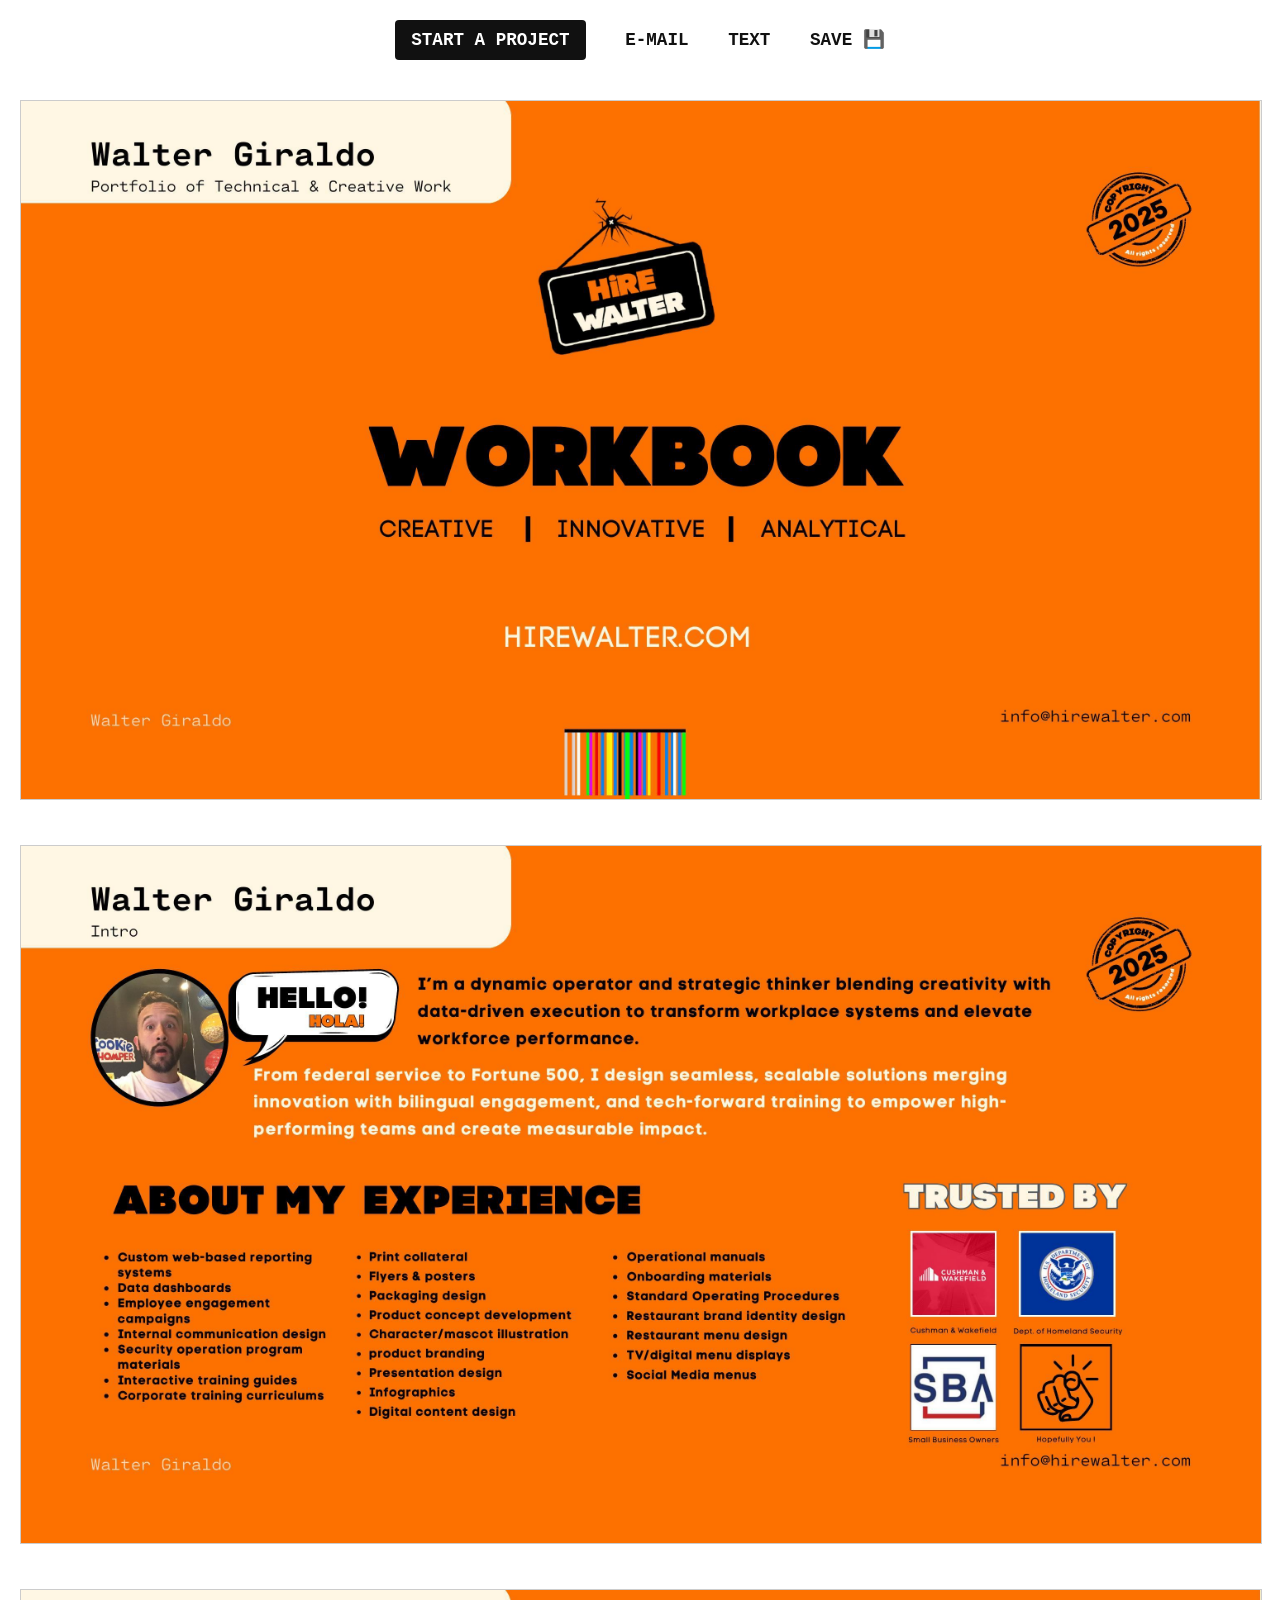
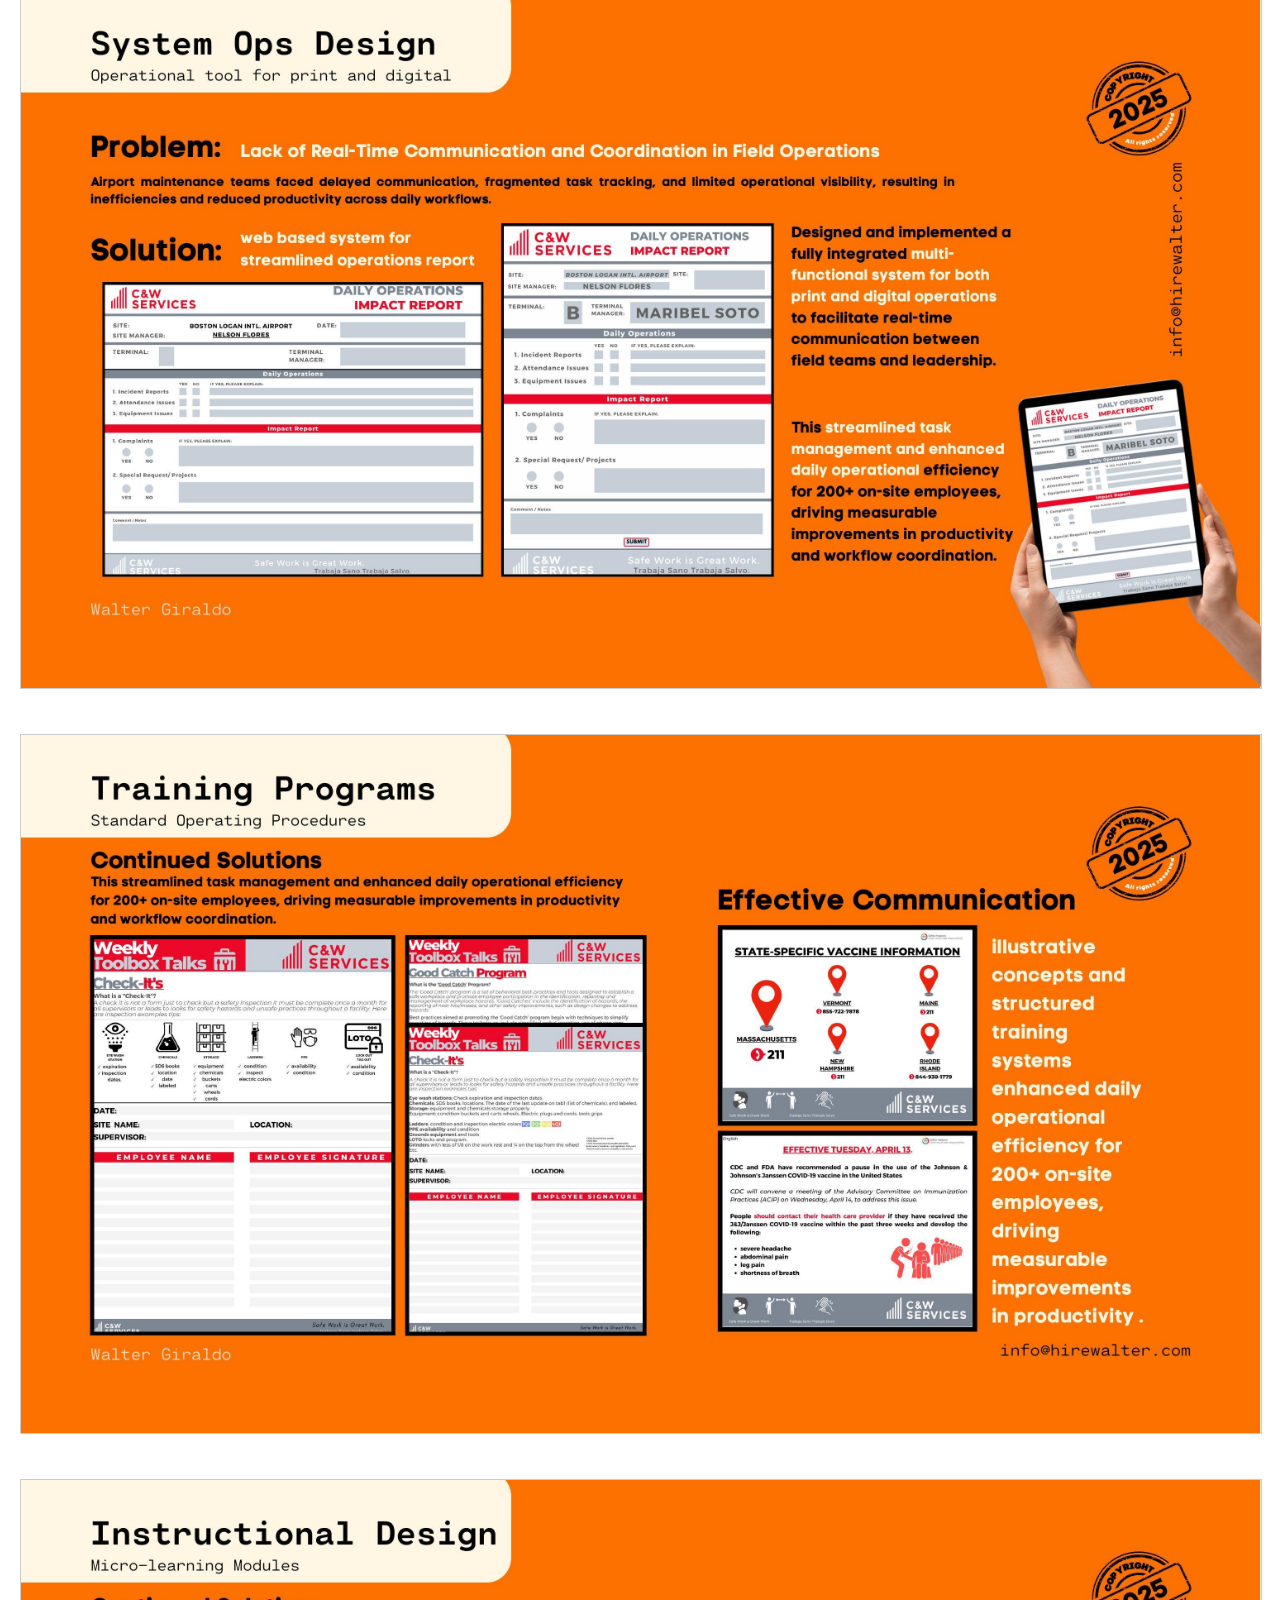
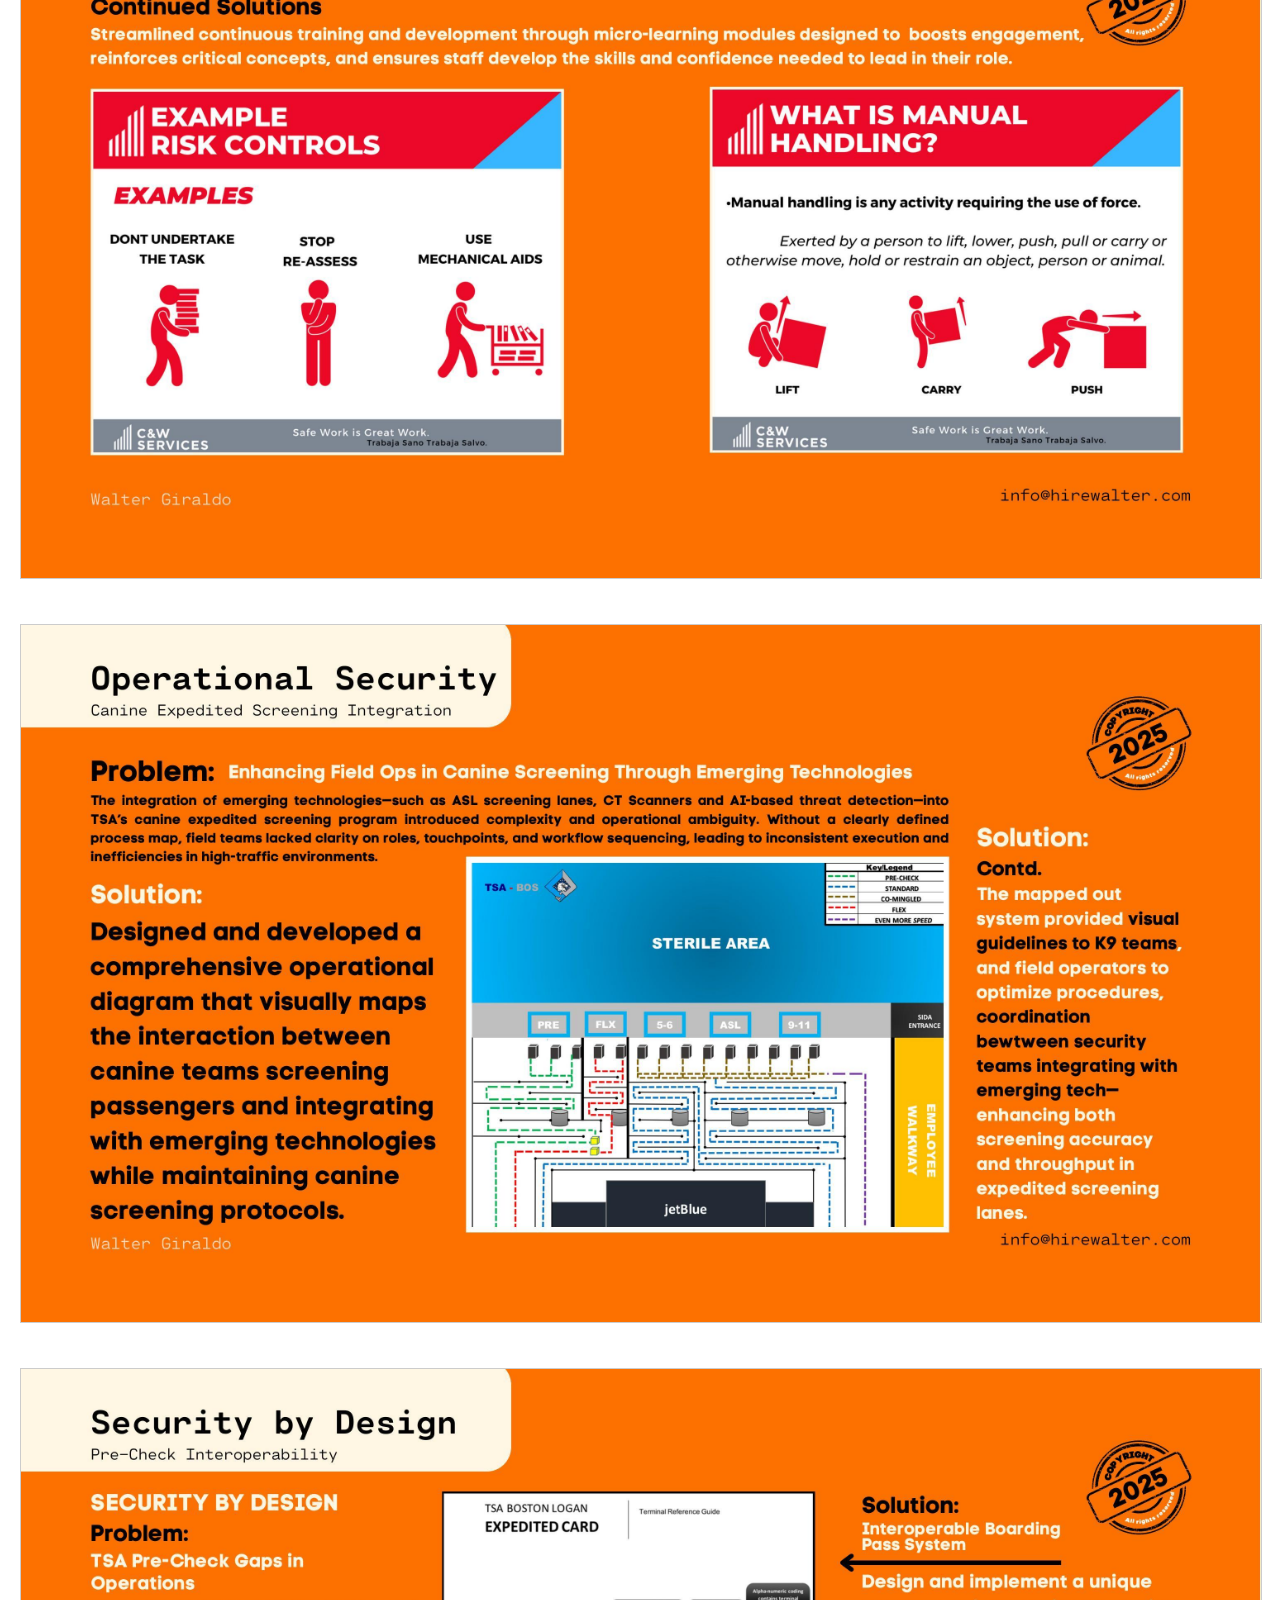
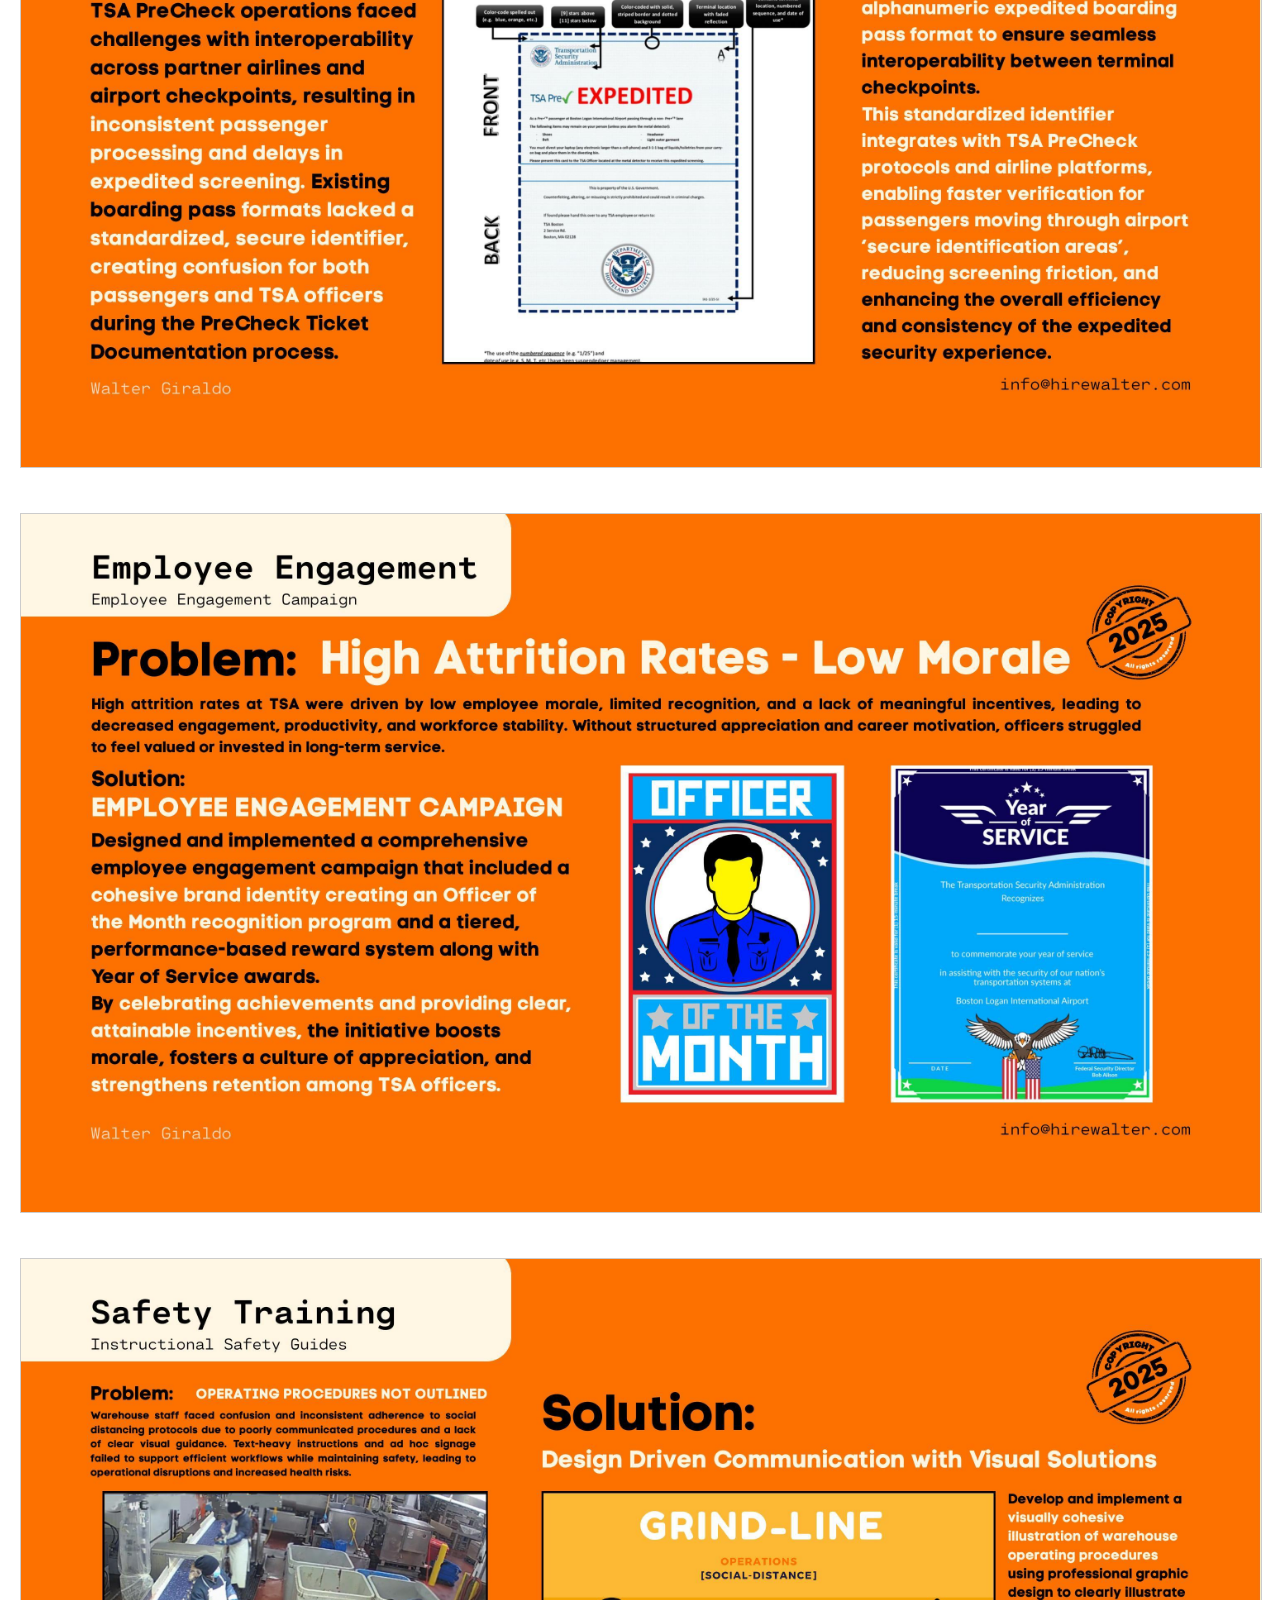
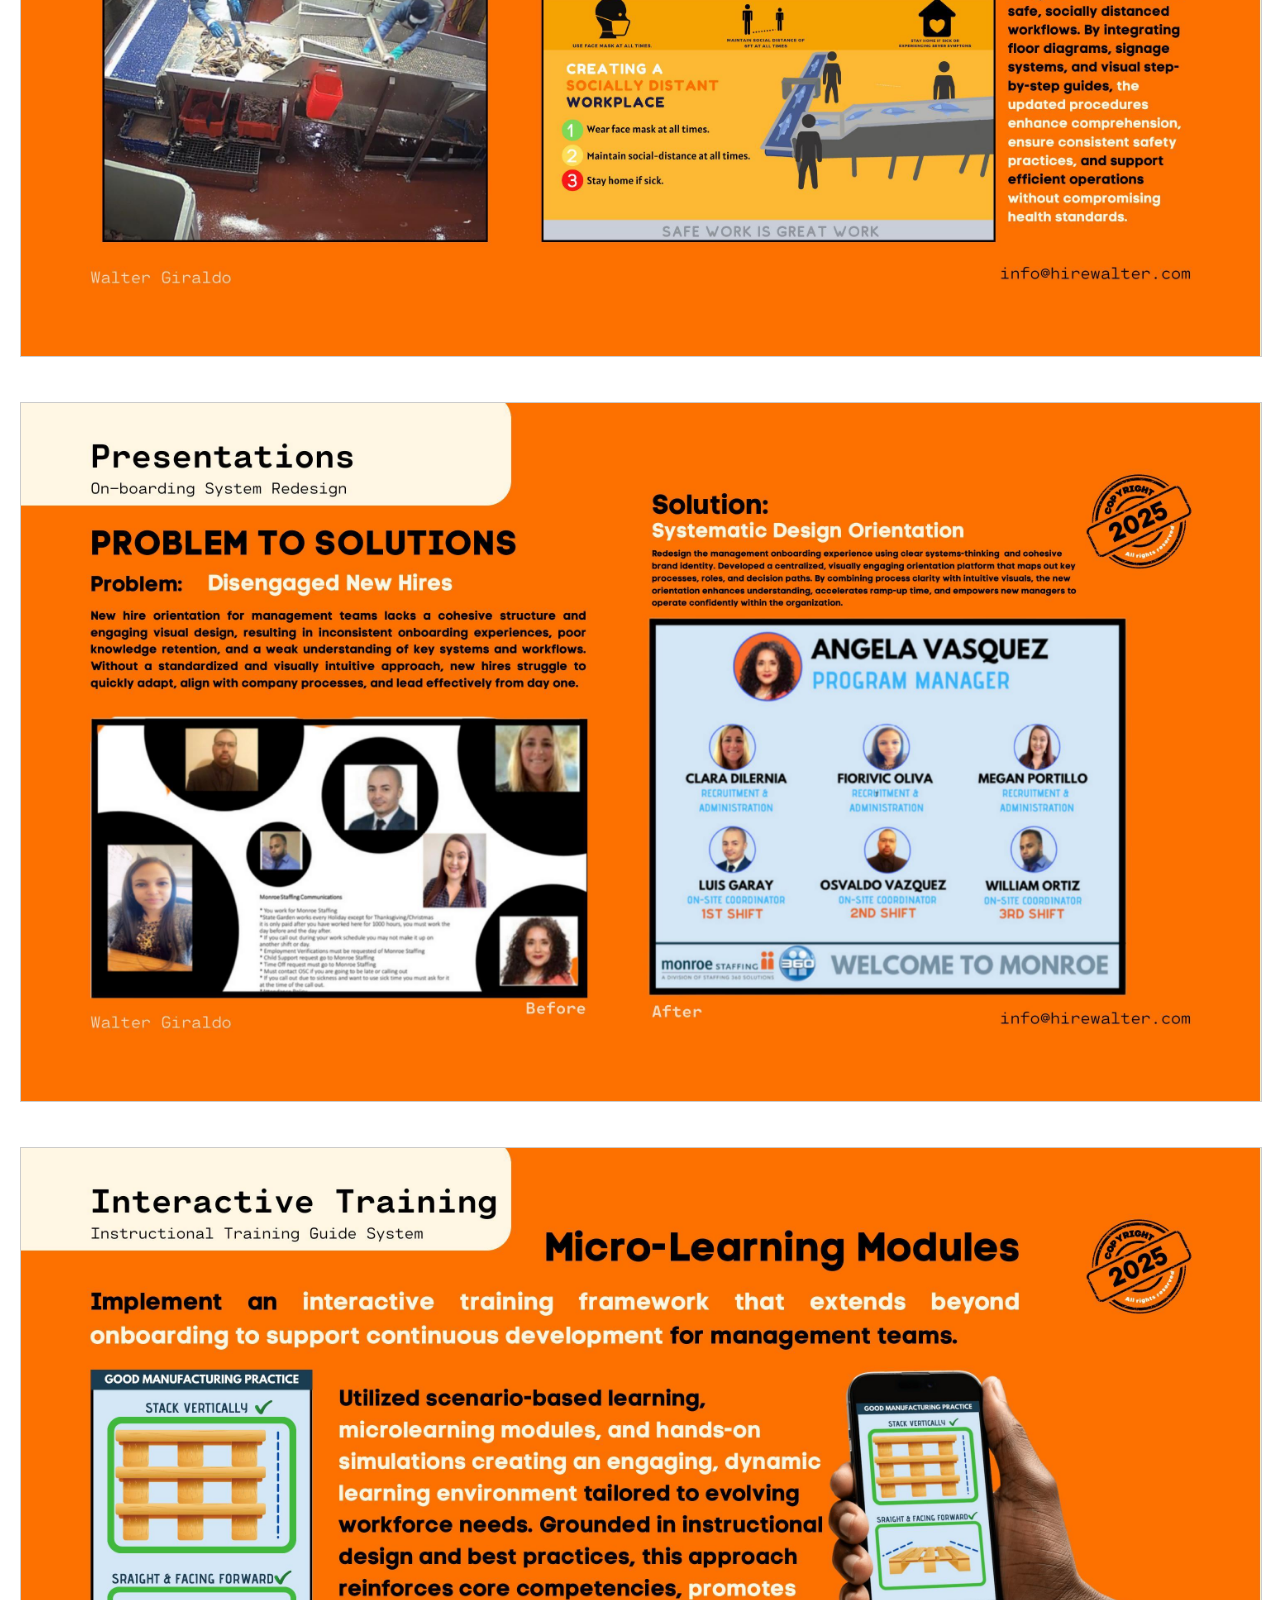
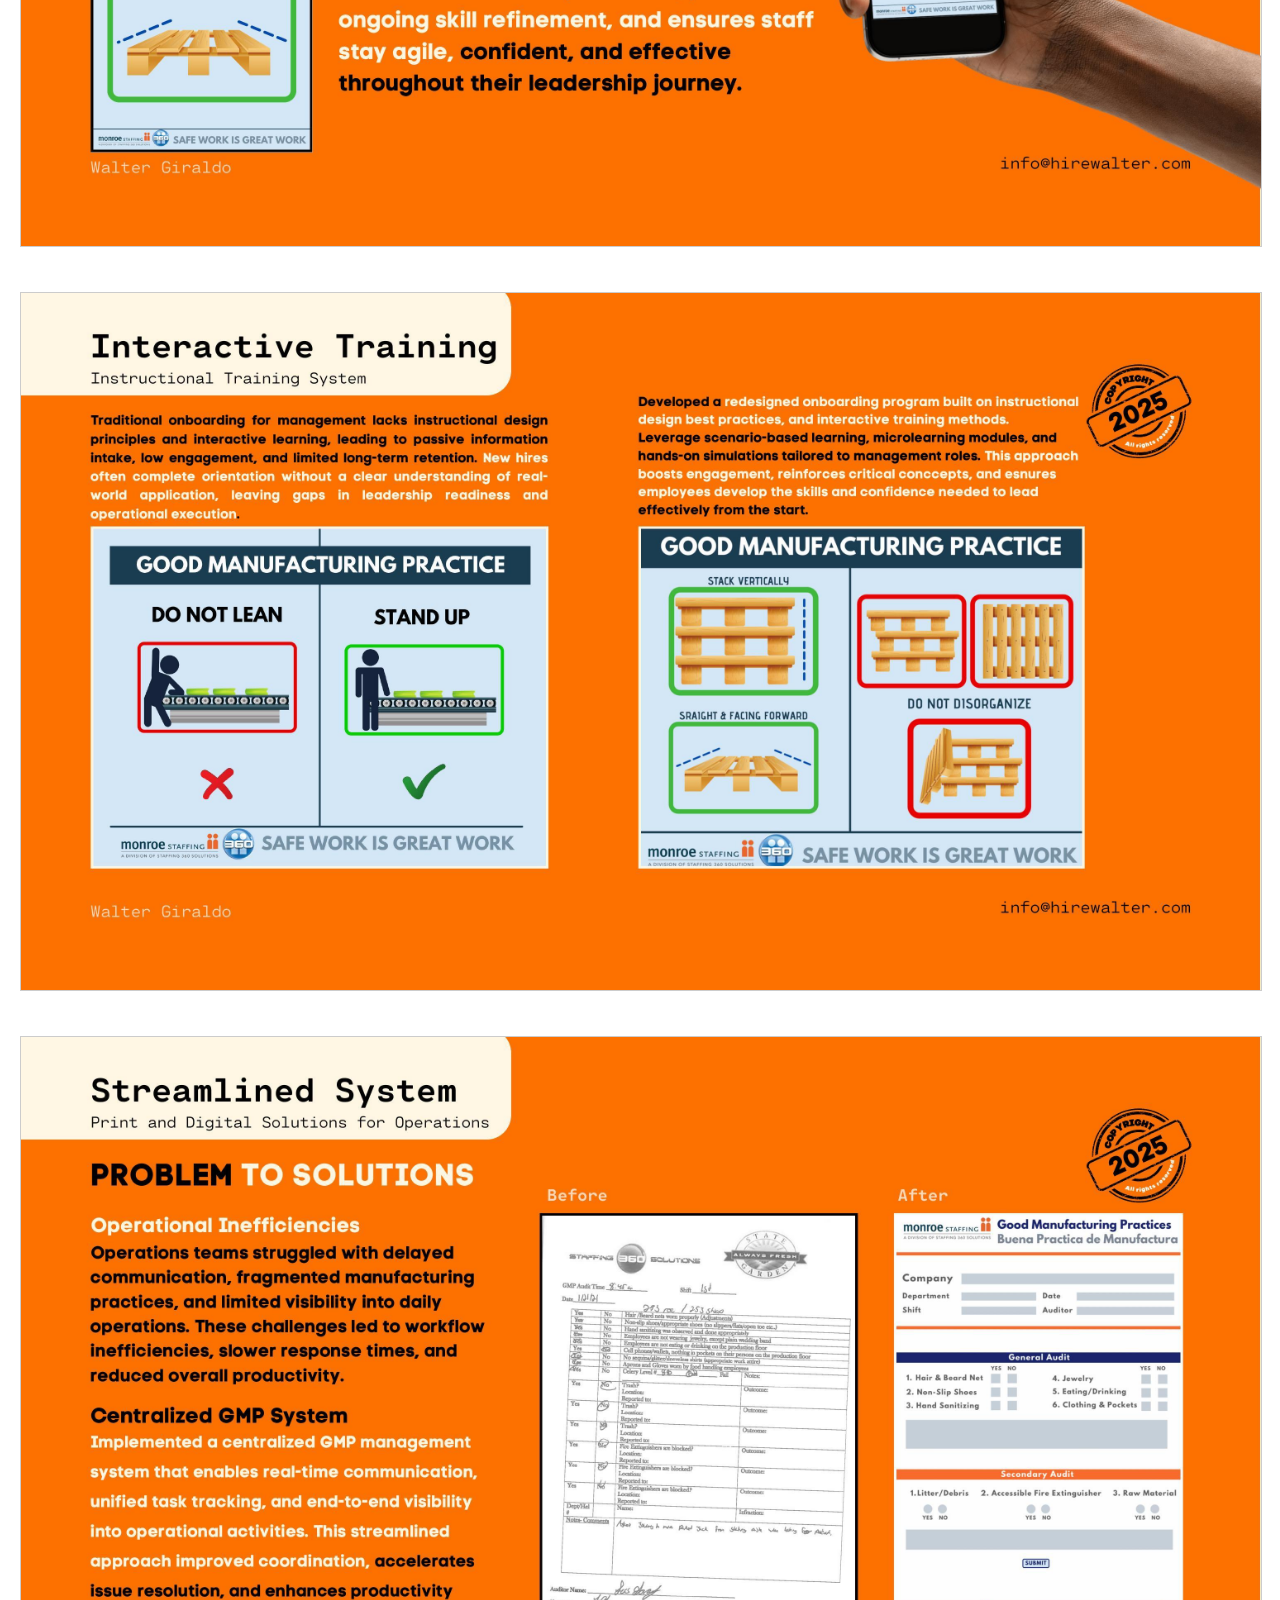
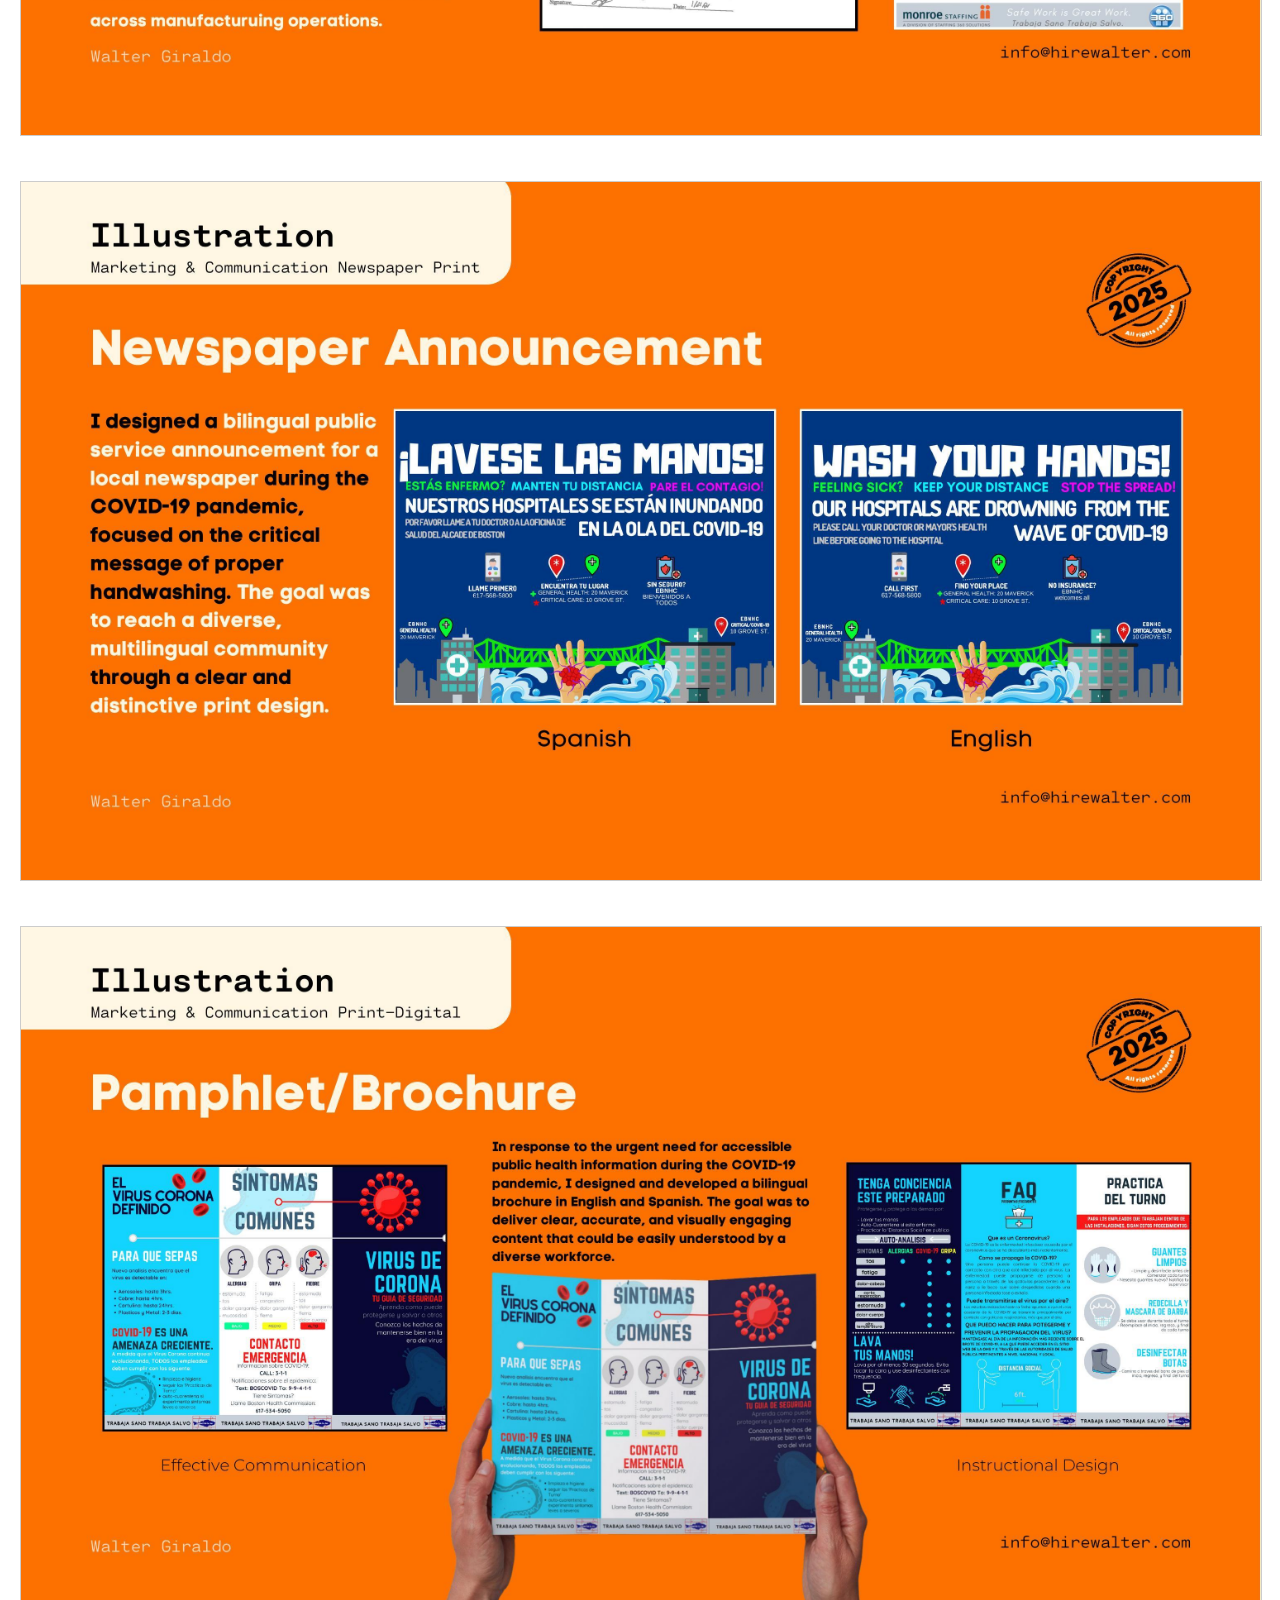
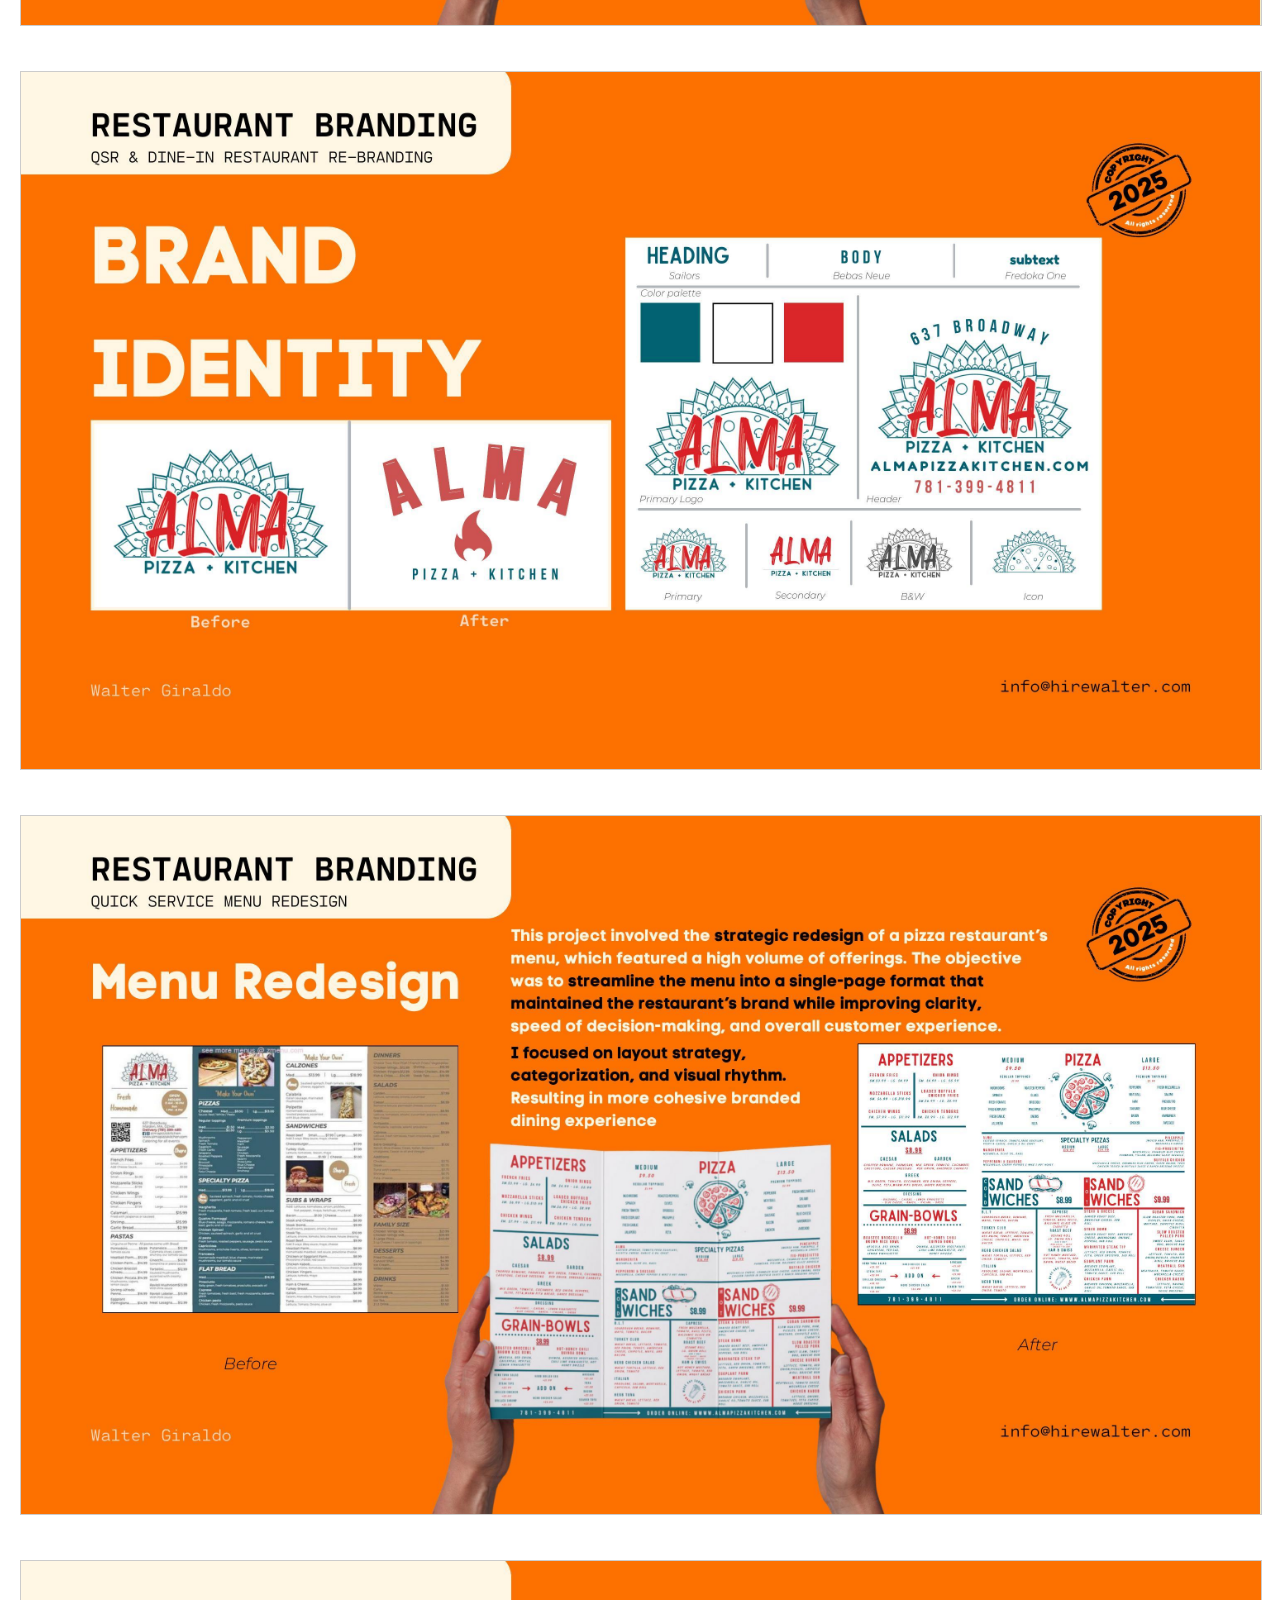
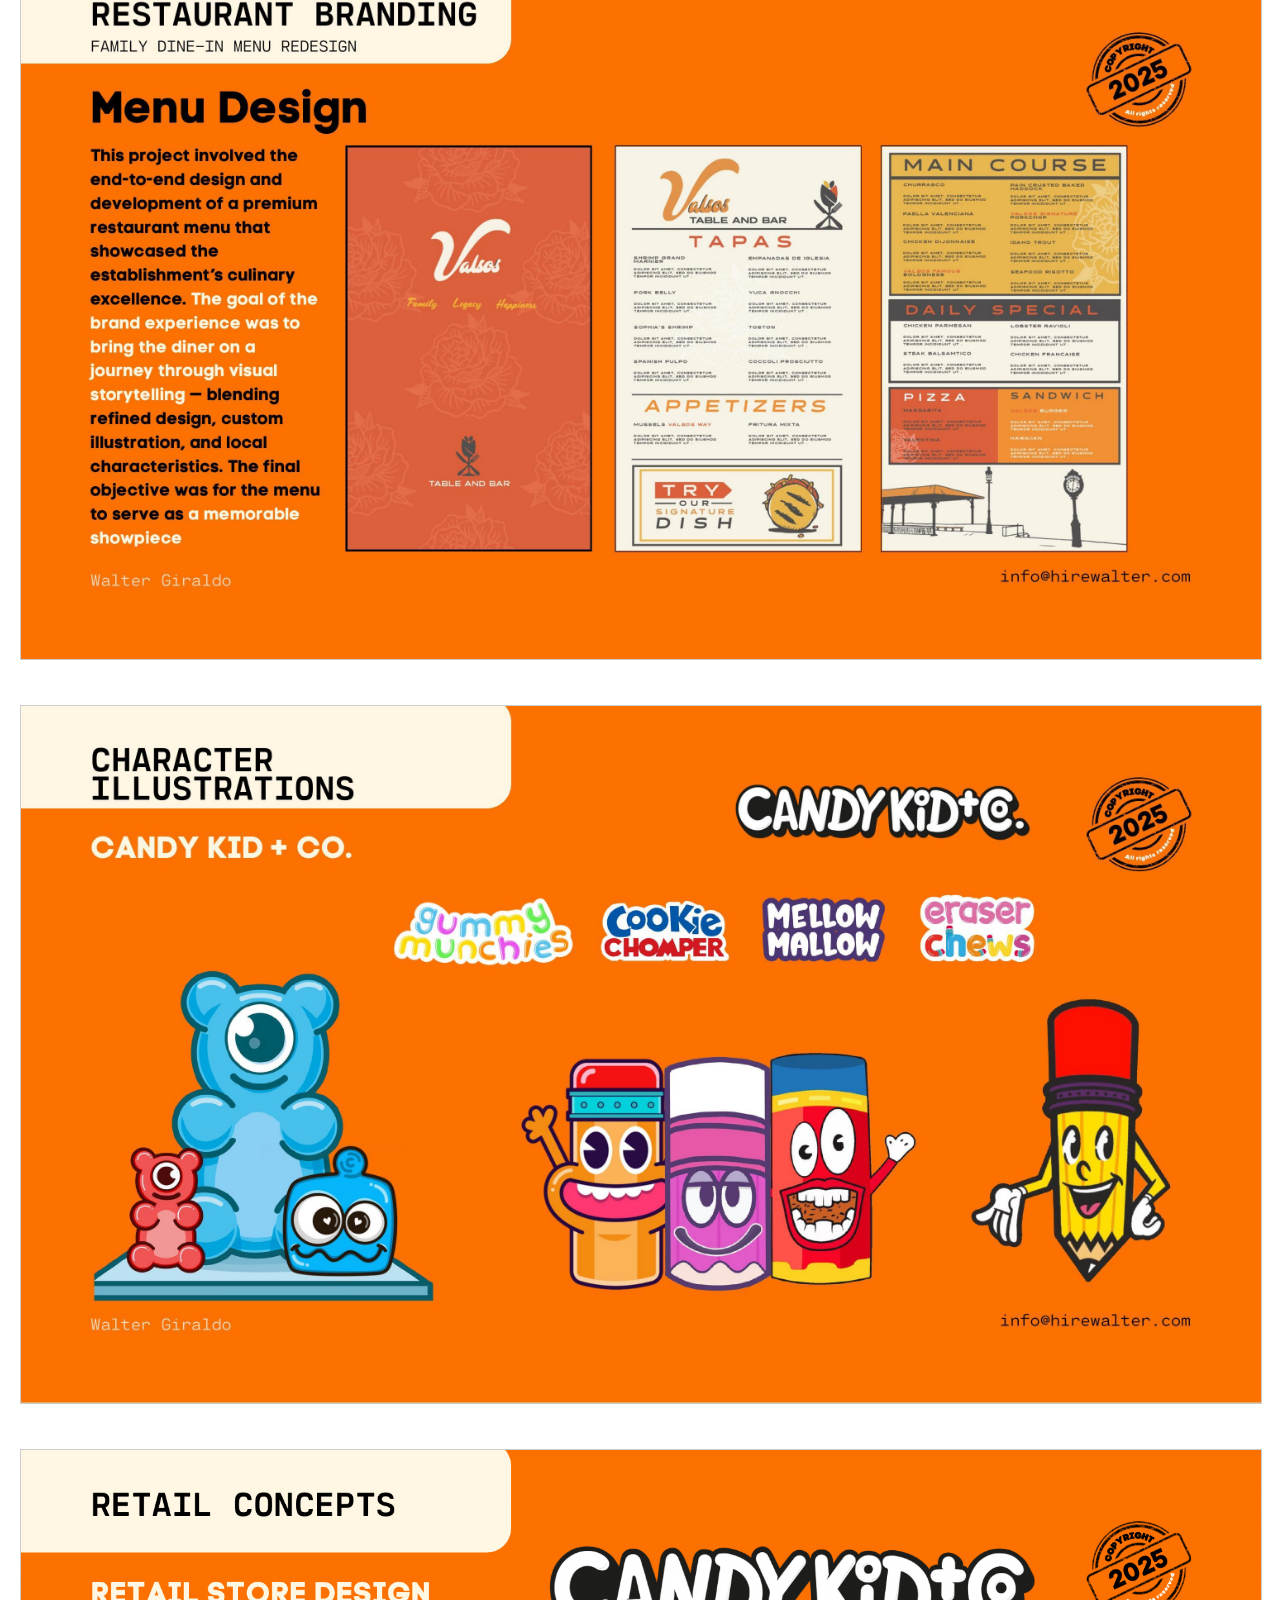
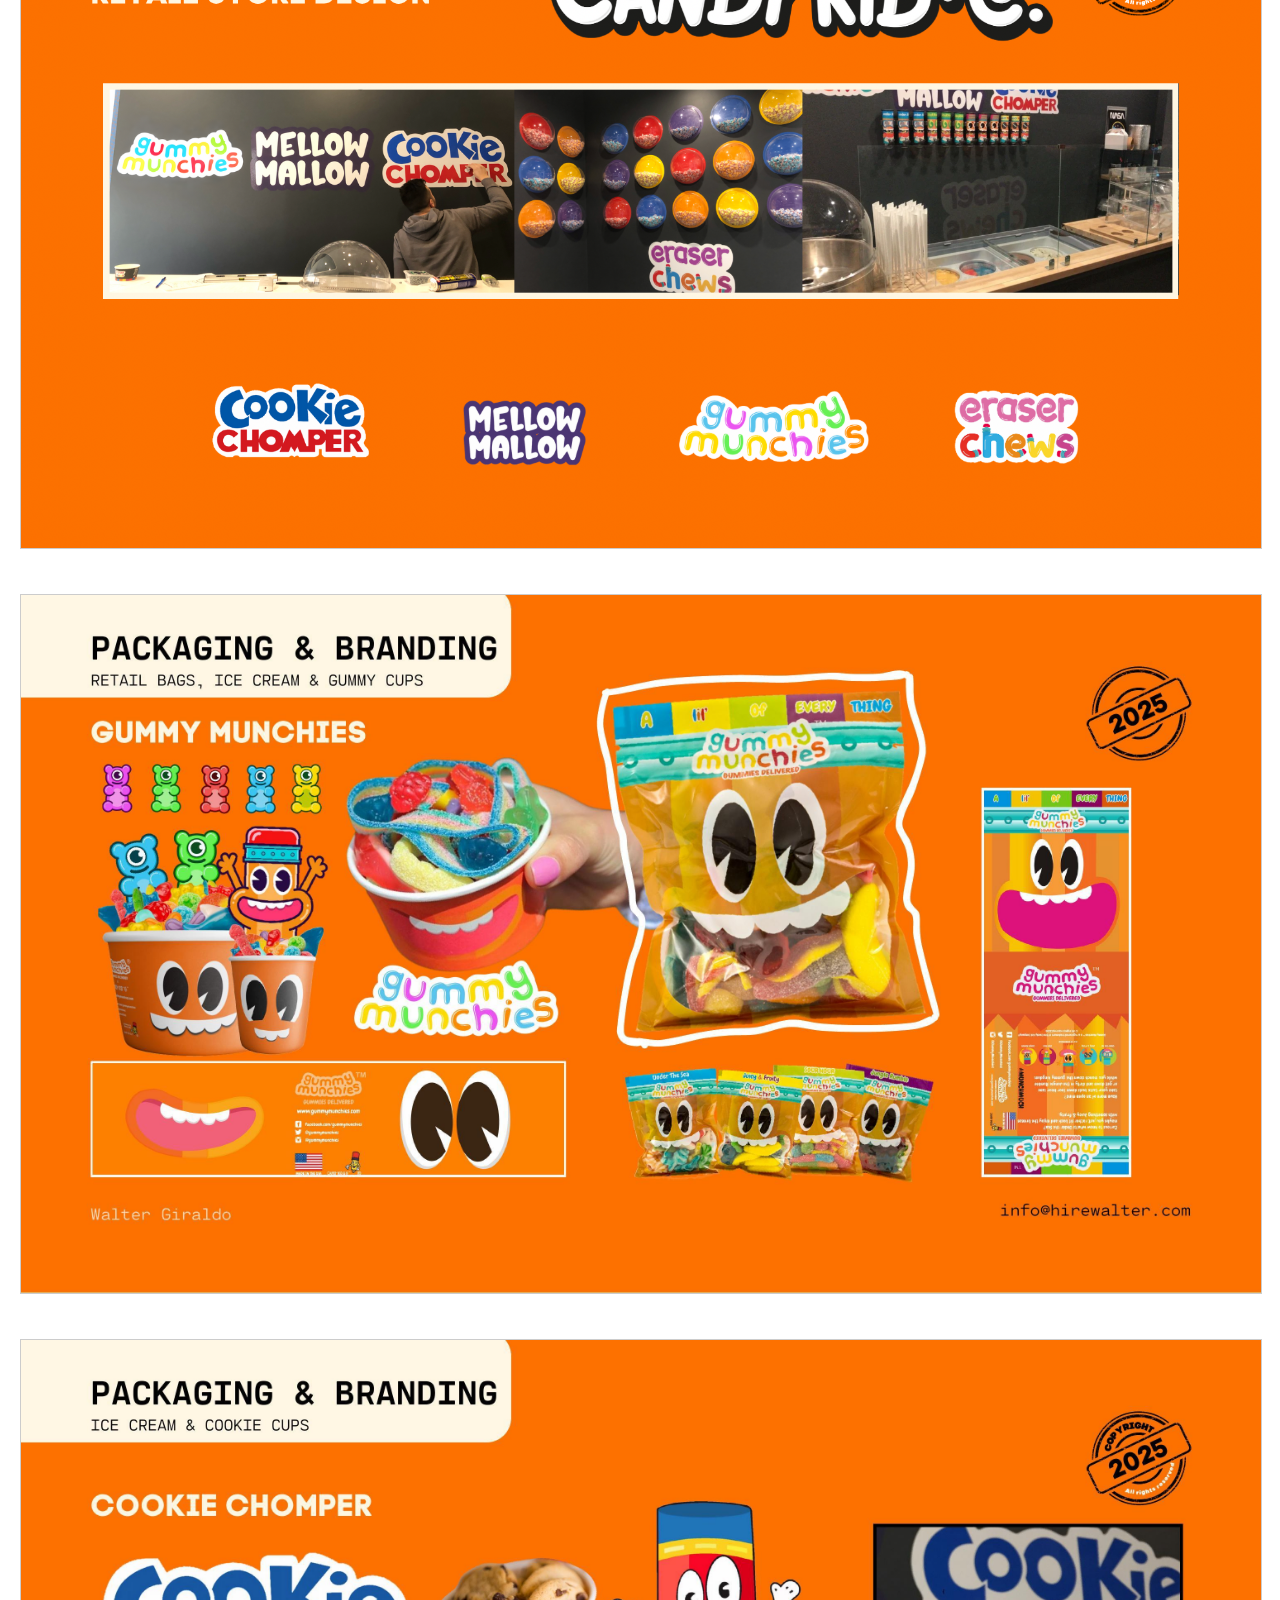
<file: index.html>
<!DOCTYPE html>
<html lang="en">
<head>
  <meta charset="UTF-8" />
  <meta name="viewport" content="width=device-width, initial-scale=1.0"/>
  <title>Hire Walter – Workbook Portfolio</title>
  <link rel="stylesheet" href="style.css">
</head>
<body>
  <div class="contact-links">
    <a href="order.html" class="order-link">START A PROJECT</a>
    <a href="mailto:info@hirewalter.com">E-MAIL</a>
    <a href="sms:+16179212216">TEXT</a>
    <a href="hirewalter.pdf" download>SAVE 💾</a>
  </div>
  <main>
<img src="page_1.jpg" alt="Portfolio Page 1" class="portfolio-img">
<img src="page_2.jpg" alt="Portfolio Page 2" class="portfolio-img">
<img src="page_3.jpg" alt="Portfolio Page 3" class="portfolio-img">
<img src="page_4.jpg" alt="Portfolio Page 4" class="portfolio-img">
<img src="page_5.jpg" alt="Portfolio Page 5" class="portfolio-img">
<img src="page_6.jpg" alt="Portfolio Page 6" class="portfolio-img">
<img src="page_7.jpg" alt="Portfolio Page 7" class="portfolio-img">
<img src="page_8.jpg" alt="Portfolio Page 8" class="portfolio-img">
<img src="page_9.jpg" alt="Portfolio Page 9" class="portfolio-img">
<img src="page_10.jpg" alt="Portfolio Page 10" class="portfolio-img">
<img src="page_11.jpg" alt="Portfolio Page 11" class="portfolio-img">
<img src="page_12.jpg" alt="Portfolio Page 12" class="portfolio-img">
<img src="page_13.jpg" alt="Portfolio Page 13" class="portfolio-img">
<img src="page_14.jpg" alt="Portfolio Page 14" class="portfolio-img">
<img src="page_15.jpg" alt="Portfolio Page 15" class="portfolio-img">
<img src="page_16.jpg" alt="Portfolio Page 16" class="portfolio-img">
<img src="page_17.jpg" alt="Portfolio Page 17" class="portfolio-img">
<img src="page_18.jpg" alt="Portfolio Page 18" class="portfolio-img">
<img src="page_19.jpg" alt="Portfolio Page 19" class="portfolio-img">
<img src="Page_19_1.png" alt="Portfolio Page 19" class="portfolio-img">
<img src="page_20.jpg" alt="Portfolio Page 20" class="portfolio-img">
<img src="page_21.jpg" alt="Portfolio Page 21" class="portfolio-img">
<img src="page_22.jpg" alt="Portfolio Page 22" class="portfolio-img">
<img src="page_23.jpg" alt="Portfolio Page 23" class="portfolio-img">
<img src="page_24.jpg" alt="Portfolio Page 24" class="portfolio-img">
<img src="page_25.jpg" alt="Portfolio Page 25" class="portfolio-img">
<img src="page_26.jpg" alt="Portfolio Page 26" class="portfolio-img">
<img src="Page_27.png" alt="Portfolio Page 27" class="portfolio-img">


  </main>
  <footer>
    <p>&copy; 2025 Walter Giraldo. All rights reserved.</p>
  </footer>
</body>
</html>
</file>
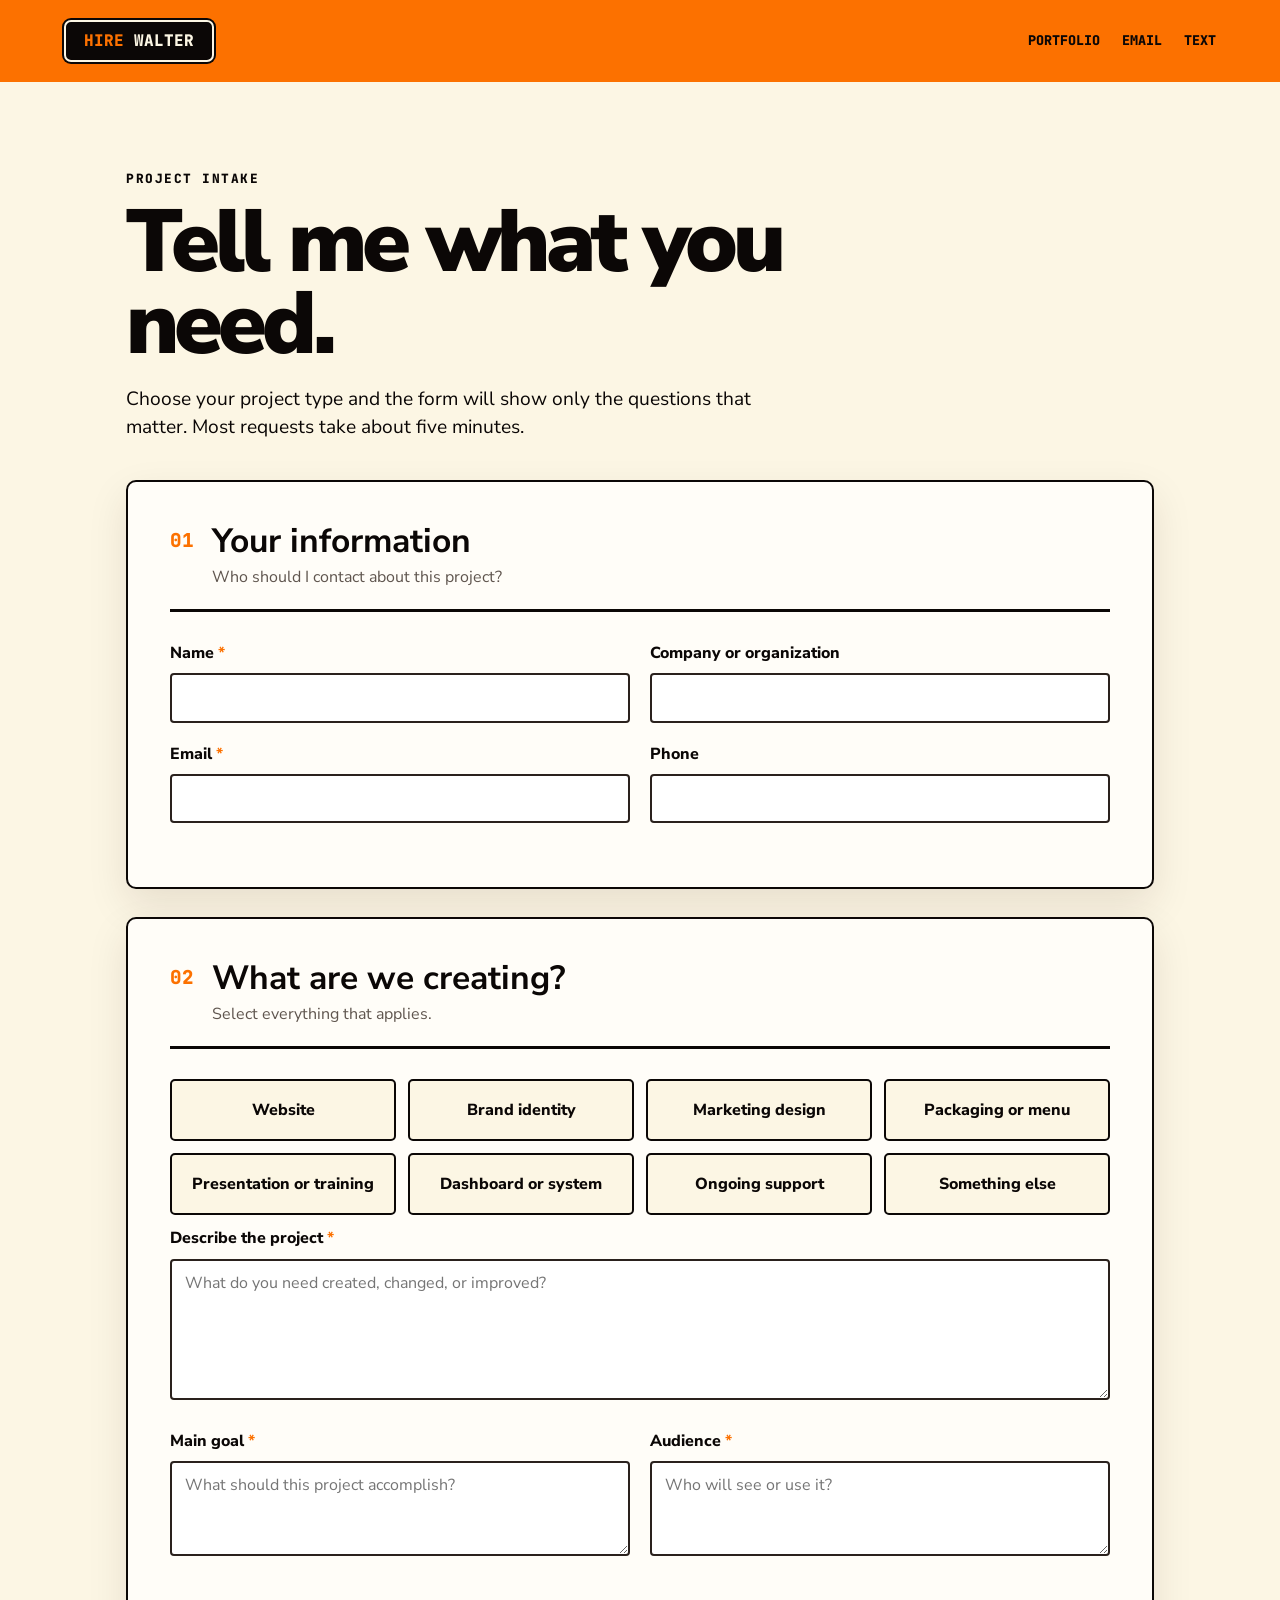
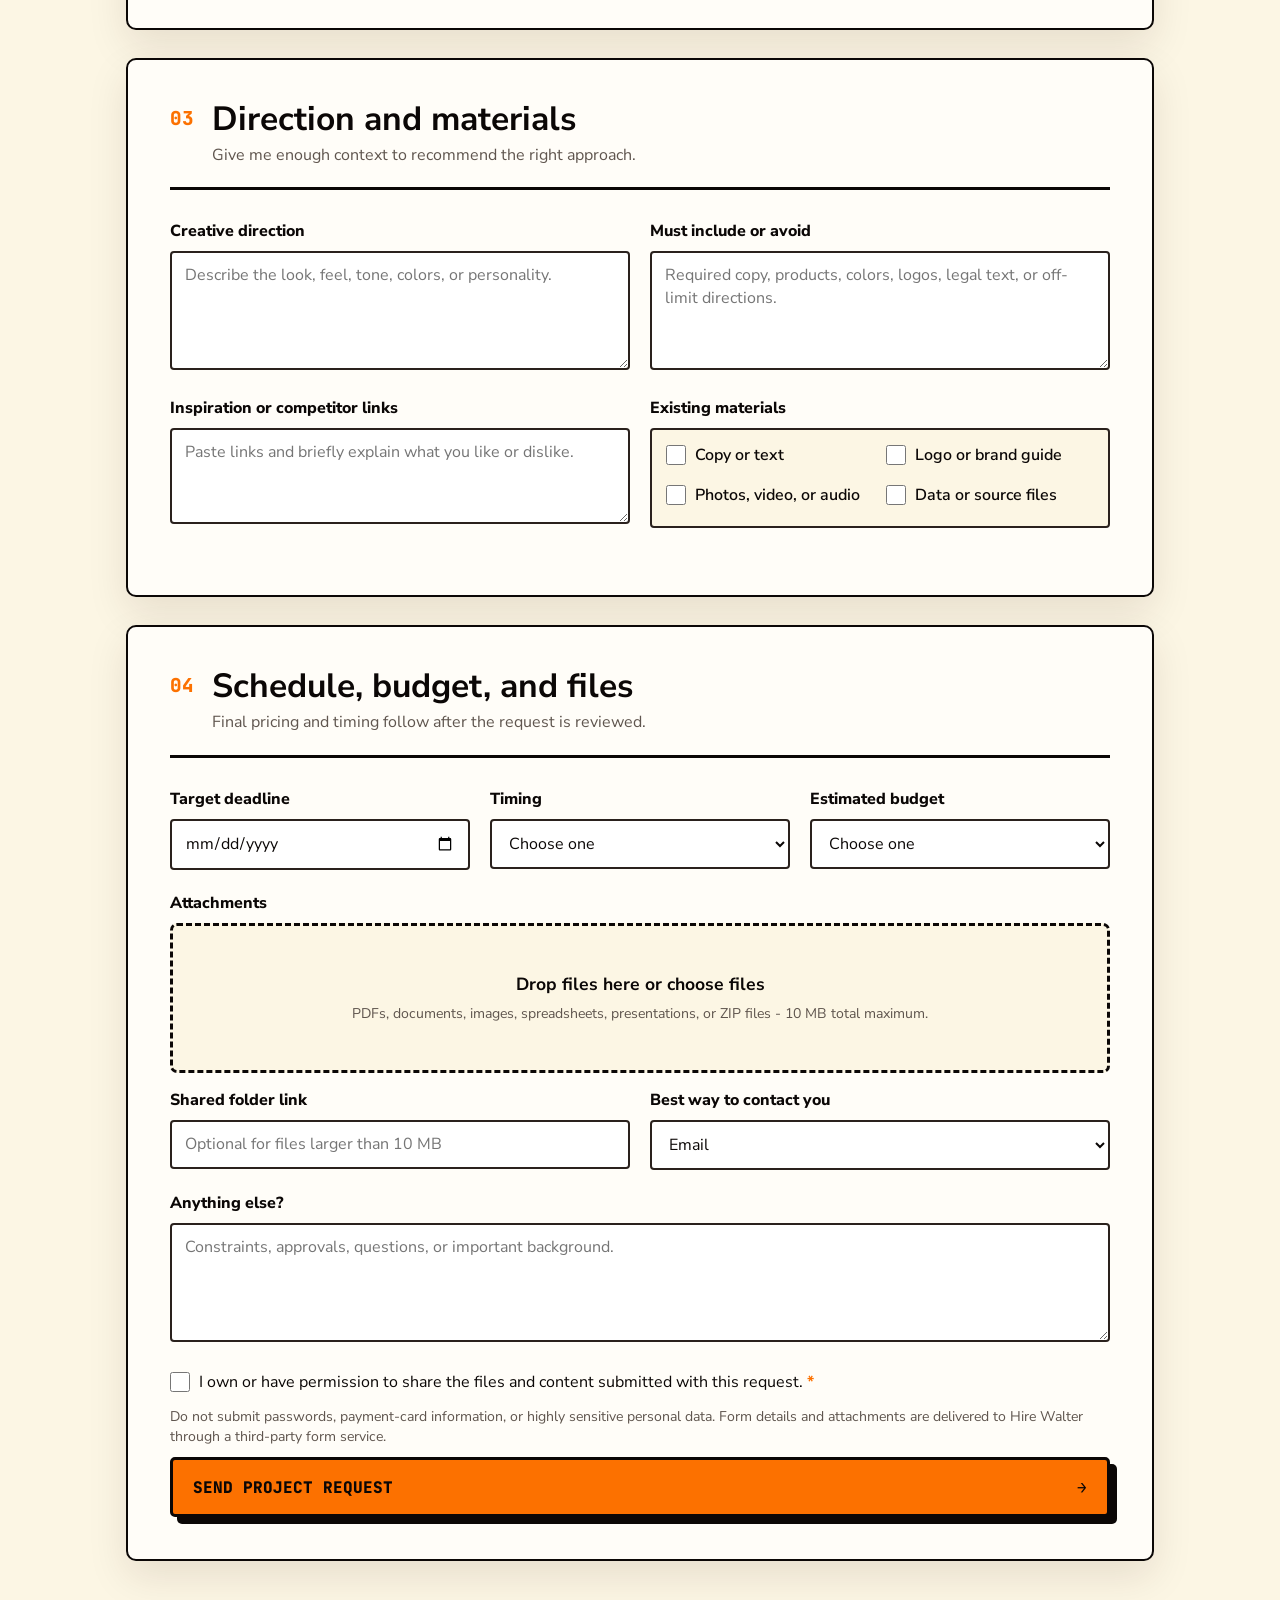
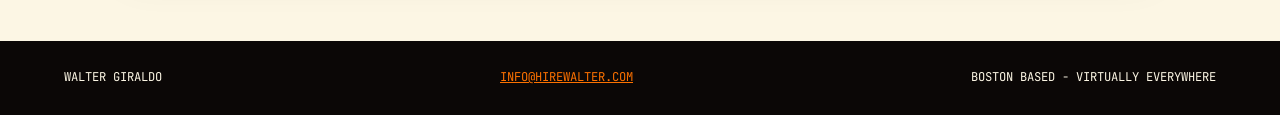
<file: order.html>
<!DOCTYPE html>
<html lang="en">
<head>
  <meta charset="UTF-8">
  <meta name="viewport" content="width=device-width, initial-scale=1.0">
  <meta name="description" content="Start a website, branding, graphic design, training, or special creative project with Hire Walter.">
  <title>Start a Project | Hire Walter</title>
  <link rel="stylesheet" href="order.css">
  <script src="order.js" defer></script>
</head>
<body>
  <header class="site-header">
    <a class="wordmark" href="index.html" aria-label="Hire Walter home"><span>HIRE</span> WALTER</a>
    <nav aria-label="Primary navigation">
      <a href="index.html">Portfolio</a>
      <a href="mailto:info@hirewalter.com">Email</a>
      <a href="sms:+16179212216">Text</a>
    </nav>
  </header>

  <main>
    <div class="intro">
      <p class="eyebrow">PROJECT INTAKE</p>
      <h1>Tell me what you need.</h1>
      <p>Choose your project type and the form will show only the questions that matter. Most requests take about five minutes.</p>
    </div>

    <form id="project-form" action="https://formsubmit.co/info@hirewalter.com" method="POST" enctype="multipart/form-data">
      <input type="hidden" name="_subject" value="New Hire Walter project request">
      <input type="hidden" name="_template" value="table">
      <input type="hidden" name="_next" value="https://www.hirewalter.com/thanks.html">
      <input type="hidden" name="_replyto" id="replyto">
      <input class="honeypot" type="text" name="_honey" tabindex="-1" autocomplete="off" aria-hidden="true">

      <section class="form-section" aria-labelledby="contact-heading">
        <div class="section-heading">
          <span>01</span>
          <div><h2 id="contact-heading">Your information</h2><p>Who should I contact about this project?</p></div>
        </div>
        <div class="field-grid two-column">
          <label><span>Name <b aria-hidden="true">*</b></span><input type="text" name="Name" autocomplete="name" required></label>
          <label><span>Company or organization</span><input type="text" name="Company" autocomplete="organization"></label>
          <label><span>Email <b aria-hidden="true">*</b></span><input id="email" type="email" name="Email" autocomplete="email" required></label>
          <label><span>Phone</span><input type="tel" name="Phone" autocomplete="tel"></label>
        </div>
      </section>

      <section class="form-section" aria-labelledby="project-heading">
        <div class="section-heading">
          <span>02</span>
          <div><h2 id="project-heading">What are we creating?</h2><p>Select everything that applies.</p></div>
        </div>

        <fieldset class="project-types" id="project-types">
          <legend class="sr-only">Project type</legend>
          <label><input type="checkbox" name="Project type[]" value="Website" data-project="website"><span>Website</span></label>
          <label><input type="checkbox" name="Project type[]" value="Brand identity or logo" data-project="design"><span>Brand identity</span></label>
          <label><input type="checkbox" name="Project type[]" value="Marketing graphic or social content" data-project="design"><span>Marketing design</span></label>
          <label><input type="checkbox" name="Project type[]" value="Packaging, label, or menu" data-project="design"><span>Packaging or menu</span></label>
          <label><input type="checkbox" name="Project type[]" value="Presentation, training, or document" data-project="content"><span>Presentation or training</span></label>
          <label><input type="checkbox" name="Project type[]" value="Dashboard or custom system" data-project="content"><span>Dashboard or system</span></label>
          <label><input type="checkbox" name="Project type[]" value="Ongoing creative support"><span>Ongoing support</span></label>
          <label><input type="checkbox" name="Project type[]" value="Other" data-project="other"><span>Something else</span></label>
        </fieldset>
        <p class="field-error" id="project-type-error" role="alert"></p>

        <label><span>Describe the project <b aria-hidden="true">*</b></span><textarea name="Project summary" rows="5" required placeholder="What do you need created, changed, or improved?"></textarea></label>
        <div class="field-grid two-column spaced-top">
          <label><span>Main goal <b aria-hidden="true">*</b></span><textarea name="Main goal" rows="3" required placeholder="What should this project accomplish?"></textarea></label>
          <label><span>Audience <b aria-hidden="true">*</b></span><textarea name="Audience" rows="3" required placeholder="Who will see or use it?"></textarea></label>
        </div>

        <div class="conditional-panel" data-panel="website" hidden>
          <div class="conditional-title"><span>WEBSITE DETAILS</span><p>Only complete what you already know.</p></div>
          <div class="field-grid two-column">
            <label>
              <span>Website project</span>
              <select name="Website project">
                <option value="">Choose one</option><option>New website</option><option>Redesign</option><option>Landing page</option><option>Online store</option><option>Updates or maintenance</option>
              </select>
            </label>
            <label><span>Current website or desired domain</span><input type="url" name="Website URL" placeholder="https://"></label>
          </div>
          <label><span>Pages, features, and integrations</span><textarea name="Website requirements" rows="4" placeholder="Examples: Home, About, services, booking, payments, forms, online store, customer login, email marketing..."></textarea></label>
        </div>

        <div class="conditional-panel" data-panel="design" hidden>
          <div class="conditional-title"><span>DESIGN DETAILS</span><p>Include specifications when available.</p></div>
          <div class="field-grid two-column">
            <label><span>Deliverables, quantity, and dimensions</span><textarea name="Design deliverables" rows="4" placeholder="Example: one logo system, two-sided 8.5 x 11 menu, three social sizes..."></textarea></label>
            <label><span>Final use and production needs</span><textarea name="Design production" rows="4" placeholder="Print, web, social, packaging, TV display, vendor specifications, editable files..."></textarea></label>
          </div>
        </div>

        <div class="conditional-panel" data-panel="content" hidden>
          <div class="conditional-title"><span>CONTENT OR SYSTEM DETAILS</span><p>For presentations, training, documents, dashboards, or tools.</p></div>
          <div class="field-grid two-column">
            <label><span>Format, size, and delivery</span><textarea name="Content format" rows="4" placeholder="Slide count, module length, document pages, screen size, platform, live or self-guided..."></textarea></label>
            <label><span>Source material and functionality</span><textarea name="Content sources and functionality" rows="4" placeholder="Existing content, data sources, subject experts, interactions, user roles, exports..."></textarea></label>
          </div>
        </div>

        <div class="conditional-panel" data-panel="other" hidden>
          <div class="conditional-title"><span>OTHER PROJECT DETAILS</span></div>
          <label><span>What should I understand about this request?</span><textarea name="Other project details" rows="4"></textarea></label>
        </div>
      </section>

      <section class="form-section" aria-labelledby="direction-heading">
        <div class="section-heading">
          <span>03</span>
          <div><h2 id="direction-heading">Direction and materials</h2><p>Give me enough context to recommend the right approach.</p></div>
        </div>
        <div class="field-grid two-column">
          <label><span>Creative direction</span><textarea name="Creative direction" rows="4" placeholder="Describe the look, feel, tone, colors, or personality."></textarea></label>
          <label><span>Must include or avoid</span><textarea name="Must include or avoid" rows="4" placeholder="Required copy, products, colors, logos, legal text, or off-limit directions."></textarea></label>
          <label><span>Inspiration or competitor links</span><textarea name="Reference links" rows="3" placeholder="Paste links and briefly explain what you like or dislike."></textarea></label>
          <div>
            <span class="field-label">Existing materials</span>
            <div class="check-list">
              <label><input type="checkbox" name="Existing materials[]" value="Copy or text"> <span>Copy or text</span></label>
              <label><input type="checkbox" name="Existing materials[]" value="Logo or brand guide"> <span>Logo or brand guide</span></label>
              <label><input type="checkbox" name="Existing materials[]" value="Photos, video, or audio"> <span>Photos, video, or audio</span></label>
              <label><input type="checkbox" name="Existing materials[]" value="Data or source files"> <span>Data or source files</span></label>
            </div>
          </div>
        </div>
      </section>

      <section class="form-section" aria-labelledby="schedule-heading">
        <div class="section-heading">
          <span>04</span>
          <div><h2 id="schedule-heading">Schedule, budget, and files</h2><p>Final pricing and timing follow after the request is reviewed.</p></div>
        </div>
        <div class="field-grid three-column">
          <label><span>Target deadline</span><input type="date" name="Target deadline"></label>
          <label><span>Timing</span><select name="Timing"><option value="">Choose one</option><option>Standard</option><option>Rush</option><option>Flexible</option></select></label>
          <label>
            <span>Estimated budget</span>
            <select name="Estimated budget">
              <option value="">Choose one</option><option>Under $250</option><option>$250 - $500</option><option>$500 - $1,500</option><option>$1,500 - $3,000</option><option>$3,000 - $7,500</option><option>$7,500+</option><option>Need guidance</option>
            </select>
          </label>
        </div>

        <label class="upload-label" for="attachments">Attachments</label>
        <div class="upload-zone" id="upload-zone">
          <input id="attachments" type="file" name="attachment" multiple accept=".pdf,.doc,.docx,.ppt,.pptx,.xls,.xlsx,.csv,.txt,.jpg,.jpeg,.png,.webp,.svg,.zip">
          <div class="upload-copy"><strong>Drop files here or choose files</strong><span>PDFs, documents, images, spreadsheets, presentations, or ZIP files - 10 MB total maximum.</span></div>
        </div>
        <ul class="file-list" id="file-list" aria-live="polite"></ul>
        <p class="field-error" id="file-error" role="alert"></p>

        <div class="field-grid two-column">
          <label><span>Shared folder link</span><input type="url" name="Shared folder link" placeholder="Optional for files larger than 10 MB"></label>
          <label><span>Best way to contact you</span><select name="Preferred contact"><option>Email</option><option>Phone</option><option>Text</option><option>Video call</option></select></label>
        </div>
        <label><span>Anything else?</span><textarea name="Additional notes" rows="4" placeholder="Constraints, approvals, questions, or important background."></textarea></label>

        <label class="consent"><input type="checkbox" name="Asset permission confirmed" value="Yes" required><span>I own or have permission to share the files and content submitted with this request. <b aria-hidden="true">*</b></span></label>
        <p class="privacy-note">Do not submit passwords, payment-card information, or highly sensitive personal data. Form details and attachments are delivered to Hire Walter through a third-party form service.</p>
        <p class="form-error" id="form-error" role="alert"></p>
        <button class="submit-button" type="submit"><span>Send project request</span><span aria-hidden="true">&rarr;</span></button>
      </section>
    </form>
  </main>

  <footer><span>Walter Giraldo</span><a href="mailto:info@hirewalter.com">info@hirewalter.com</a><span>Boston based - virtually everywhere</span></footer>
</body>
</html>
</file>
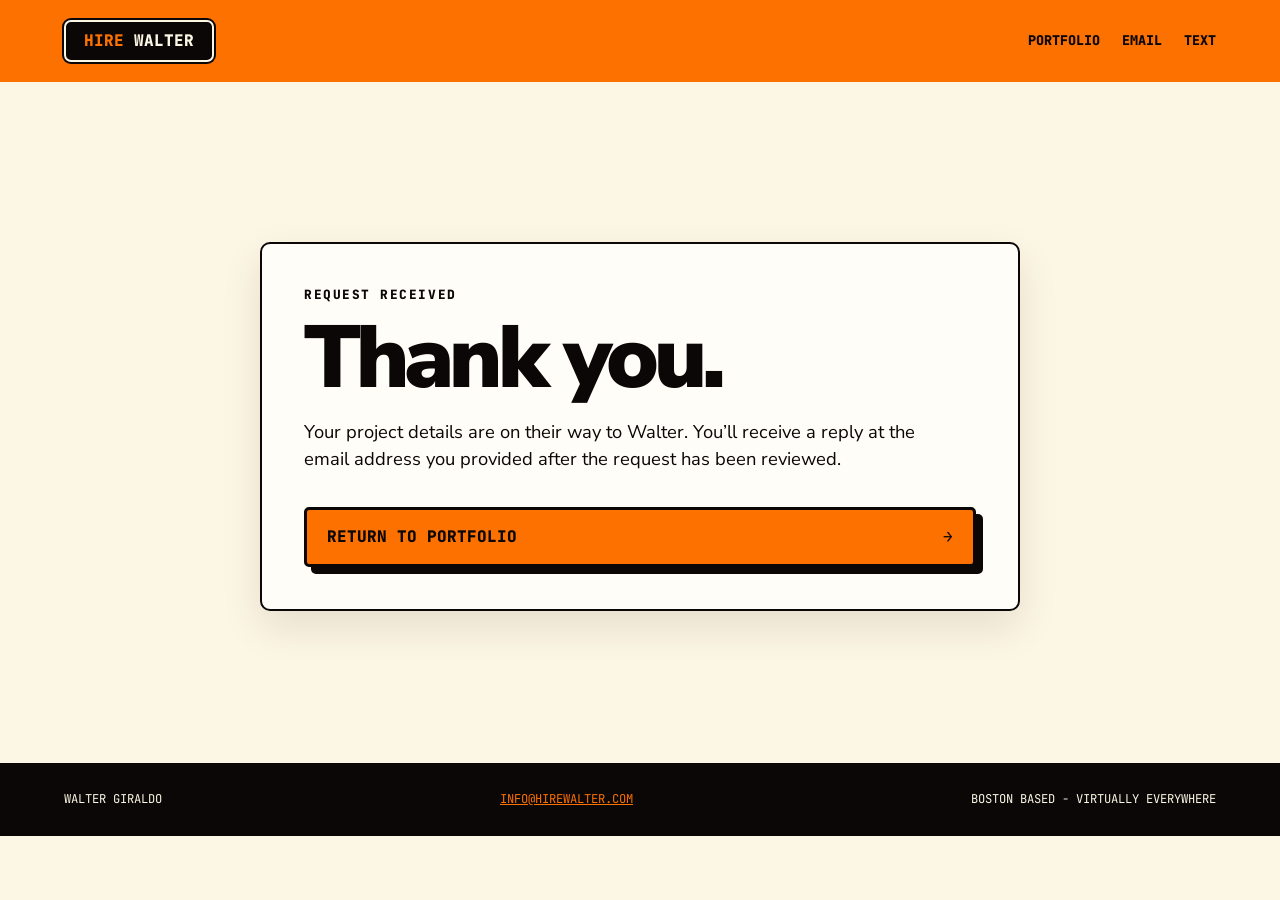
<file: thanks.html>
<!DOCTYPE html>
<html lang="en">
<head>
  <meta charset="UTF-8">
  <meta name="viewport" content="width=device-width, initial-scale=1.0">
  <meta name="robots" content="noindex">
  <title>Request Received | Hire Walter</title>
  <link rel="stylesheet" href="order.css">
</head>
<body>
  <header class="site-header">
    <a class="wordmark" href="index.html" aria-label="Hire Walter home"><span>HIRE</span> WALTER</a>
    <nav aria-label="Primary navigation">
      <a href="index.html">Portfolio</a>
      <a href="mailto:info@hirewalter.com">Email</a>
      <a href="sms:+16179212216">Text</a>
    </nav>
  </header>

  <main>
    <section class="form-section confirmation-card">
      <p class="eyebrow">REQUEST RECEIVED</p>
      <h1>Thank you.</h1>
      <p>Your project details are on their way to Walter. You’ll receive a reply at the email address you provided after the request has been reviewed.</p>
      <a class="submit-button" href="index.html"><span>Return to portfolio</span><span aria-hidden="true">&rarr;</span></a>
    </section>
  </main>

  <footer><span>Walter Giraldo</span><a href="mailto:info@hirewalter.com">info@hirewalter.com</a><span>Boston based - virtually everywhere</span></footer>
</body>
</html>
</file>
<file: style.css>
body {
  font-family:'JetBrains Mono', monospace;
  margin: 0;
  padding: 0;
  background: #fff;
  color: #fff;
}
.contact-links {
  background: #fff;
  color: #fff;
  text-align: center;
  padding: 20px;
}
.contact-links a {
  display: inline-block;
  margin: 0 15px;
  font-size: 1.1rem;
  font-weight: 800; /* Extra-bold */
  color: #111;
  text-decoration: none;
}
.contact-links a:hover {
  text-decoration: underline;
}
.contact-links .order-link {
  background: #111;
  color: #fff;
  padding: 10px 16px;
  border-radius: 4px;
}
main {
  padding: 20px;
}
.portfolio-img {
  width: 100%;
  margin-bottom: 40px;
  border: 1px solid #ccc;
}
footer {
  text-align: center;
  padding: 20px;
  font-size: 0.8rem;
  background: #111;
}
</file>
<file: order.css>
@import url('https://fonts.googleapis.com/css2?family=JetBrains+Mono:wght@400;600;700;800&family=Nunito+Sans:wght@400;600;700;800;900&display=swap');

:root {
  --orange: #fc7100;
  --cream: #fcf6e4;
  --ink: #0b0706;
  --paper: #fffdf8;
  --pale-orange: #ffe1c2;
  --line: #2a211d;
  --error: #a72608;
  --shadow: 0 16px 40px rgba(48, 22, 0, 0.1);
}

* { box-sizing: border-box; }
html { scroll-behavior: smooth; }
body {
  margin: 0;
  background: var(--cream);
  color: var(--ink);
  font-family: "Nunito Sans", Arial, sans-serif;
  font-size: 16px;
  line-height: 1.45;
}
a { color: inherit; }

.site-header {
  align-items: center;
  background: var(--orange);
  display: flex;
  justify-content: space-between;
  min-height: 82px;
  padding: 16px clamp(20px, 5vw, 64px);
}
.wordmark {
  background: var(--ink);
  border: 2px solid var(--cream);
  border-radius: 7px;
  box-shadow: 0 0 0 2px var(--ink);
  color: var(--cream);
  font-family: "JetBrains Mono", monospace;
  font-size: 1rem;
  font-weight: 800;
  line-height: 1;
  padding: 11px 18px;
  text-decoration: none;
}
.wordmark span { color: var(--orange); }
nav { display: flex; flex-wrap: wrap; gap: 22px; }
nav a {
  font-family: "JetBrains Mono", monospace;
  font-size: 0.84rem;
  font-weight: 800;
  text-decoration: none;
  text-transform: uppercase;
}
nav a:hover,
nav a:focus-visible { text-decoration: underline; text-underline-offset: 5px; }

main {
  margin: 0 auto;
  max-width: 1120px;
  padding: clamp(42px, 7vw, 88px) clamp(18px, 4vw, 46px) 80px;
}
.intro { max-width: 780px; margin-bottom: 38px; }
.eyebrow {
  font-family: "JetBrains Mono", monospace;
  font-size: 0.8rem;
  font-weight: 800;
  letter-spacing: 0.12em;
  margin: 0 0 12px;
}
h1 {
  font-size: clamp(2.55rem, 7vw, 5.5rem);
  font-weight: 900;
  letter-spacing: -0.055em;
  line-height: 0.94;
  margin: 0 0 20px;
}
.intro > p:last-child { font-size: clamp(1rem, 2vw, 1.2rem); margin: 0; max-width: 650px; }

form { display: grid; gap: 28px; }
.form-section {
  background: var(--paper);
  border: 2px solid var(--ink);
  border-radius: 10px;
  box-shadow: var(--shadow);
  padding: clamp(22px, 4vw, 42px);
}
.section-heading {
  align-items: flex-start;
  border-bottom: 3px solid var(--ink);
  display: flex;
  gap: 18px;
  margin-bottom: 30px;
  padding-bottom: 20px;
}
.section-heading > span {
  color: var(--orange);
  font-family: "JetBrains Mono", monospace;
  font-size: 1.2rem;
  font-weight: 800;
  padding-top: 3px;
}
h2 { font-size: clamp(1.45rem, 4vw, 2.1rem); line-height: 1.05; margin: 0 0 7px; }
.section-heading p,
.conditional-title p { color: #5f554e; margin: 0; }

.field-grid { display: grid; gap: 20px; margin-bottom: 22px; }
.two-column { grid-template-columns: repeat(2, minmax(0, 1fr)); }
.three-column { grid-template-columns: repeat(3, minmax(0, 1fr)); }
.spaced-top { margin-top: 22px; }
label > span:first-child,
.field-label,
.upload-label { display: block; font-weight: 800; margin-bottom: 8px; }
label b { color: var(--orange); }
input, select, textarea, button { font: inherit; }
input[type="text"], input[type="email"], input[type="tel"], input[type="url"], input[type="date"], select, textarea {
  background: #fff;
  border: 2px solid var(--line);
  border-radius: 4px;
  color: var(--ink);
  min-height: 48px;
  padding: 11px 13px;
  width: 100%;
}
textarea { min-height: auto; resize: vertical; }
input:focus, select:focus, textarea:focus, button:focus-visible {
  box-shadow: 0 0 0 4px rgba(252, 113, 0, 0.28);
  outline: 2px solid var(--ink);
  outline-offset: 2px;
}

.project-types {
  border: 0;
  display: grid;
  gap: 12px;
  grid-template-columns: repeat(4, minmax(0, 1fr));
  margin: 0 0 24px;
  padding: 0;
}
.project-types label { display: block; min-width: 0; }
.project-types input { opacity: 0; position: absolute; }
.project-types span {
  align-items: center;
  background: var(--cream);
  border: 2px solid var(--ink);
  border-radius: 5px;
  cursor: pointer;
  display: flex;
  font-weight: 800;
  justify-content: center;
  min-height: 62px;
  padding: 11px;
  text-align: center;
}
.project-types input:checked + span {
  background: var(--orange);
  box-shadow: 4px 4px 0 var(--ink);
  transform: translate(-2px, -2px);
}
.project-types input:focus-visible + span {
  box-shadow: 0 0 0 4px rgba(252, 113, 0, 0.32);
  outline: 2px solid var(--ink);
}

.conditional-panel {
  background: var(--cream);
  border-left: 8px solid var(--orange);
  margin: 26px 0;
  padding: 24px;
}
.conditional-panel[hidden] { display: none; }
.conditional-title {
  align-items: baseline;
  display: flex;
  flex-wrap: wrap;
  gap: 8px 16px;
  margin-bottom: 20px;
}
.conditional-title > span { font-family: "JetBrains Mono", monospace; font-weight: 800; }

.check-list {
  background: var(--cream);
  border: 2px solid var(--line);
  border-radius: 4px;
  display: grid;
  gap: 12px;
  grid-template-columns: repeat(2, minmax(0, 1fr));
  min-height: 100px;
  padding: 14px;
}
.check-list label,
.consent { align-items: flex-start; display: flex; gap: 9px; }
.check-list label span { font-weight: 600; margin: 0; }
input[type="checkbox"] {
  accent-color: var(--orange);
  flex: 0 0 auto;
  height: 20px;
  margin: 1px 0 0;
  width: 20px;
}

.upload-zone {
  background: var(--cream);
  border: 3px dashed var(--ink);
  border-radius: 7px;
  cursor: pointer;
  margin-bottom: 10px;
  min-height: 150px;
  position: relative;
  transition: background 160ms ease, transform 160ms ease;
}
.upload-zone.is-dragging { background: var(--pale-orange); transform: translateY(-2px); }
.upload-zone input {
  cursor: pointer;
  height: 100%;
  inset: 0;
  opacity: 0;
  position: absolute;
  width: 100%;
  z-index: 2;
}
.upload-copy {
  align-items: center;
  display: flex;
  flex-direction: column;
  inset: 0;
  justify-content: center;
  padding: 24px;
  position: absolute;
  text-align: center;
}
.upload-copy strong { font-size: 1.1rem; margin-bottom: 7px; }
.upload-copy span,
.privacy-note { color: #5f554e; font-size: 0.88rem; }
.file-list { display: grid; gap: 8px; list-style: none; margin: 0 0 18px; padding: 0; }
.file-list li {
  align-items: center;
  background: #fff;
  border: 1px solid #c9bba9;
  border-radius: 4px;
  display: flex;
  gap: 12px;
  justify-content: space-between;
  padding: 10px 12px;
}
.file-list button { background: transparent; border: 0; color: var(--error); cursor: pointer; font-weight: 800; padding: 4px; }
.consent { margin: 22px 0 12px; }
.consent > span { margin: 0; }
.privacy-note { margin: 0 0 22px; }
.field-error,
.form-error { color: var(--error); font-weight: 800; margin: -12px 0 18px; }

.submit-button {
  align-items: center;
  background: var(--orange);
  border: 3px solid var(--ink);
  border-radius: 5px;
  box-shadow: 7px 7px 0 var(--ink);
  color: var(--ink);
  cursor: pointer;
  display: flex;
  font-family: "JetBrains Mono", monospace;
  font-size: 1rem;
  font-weight: 800;
  justify-content: space-between;
  min-height: 60px;
  padding: 14px 20px;
  text-transform: uppercase;
  transition: box-shadow 140ms ease, transform 140ms ease;
  width: 100%;
}
.submit-button:hover { box-shadow: 4px 4px 0 var(--ink); transform: translate(3px, 3px); }
.submit-button:disabled { cursor: wait; opacity: 0.7; }
a.submit-button { text-decoration: none; }
.honeypot,
.sr-only {
  clip: rect(0, 0, 0, 0);
  height: 1px;
  margin: -1px;
  overflow: hidden;
  padding: 0;
  position: absolute;
  white-space: nowrap;
  width: 1px;
}

.confirmation-card { margin: 8vh auto; max-width: 760px; }
.confirmation-card h1 { margin-top: 0; }
.confirmation-card > p:not(.eyebrow) { font-size: 1.15rem; margin-bottom: 34px; max-width: 620px; }

footer {
  align-items: center;
  background: var(--ink);
  color: var(--cream);
  display: flex;
  flex-wrap: wrap;
  font-family: "JetBrains Mono", monospace;
  font-size: 0.76rem;
  gap: 12px 30px;
  justify-content: space-between;
  padding: 28px clamp(20px, 5vw, 64px);
  text-transform: uppercase;
}
footer a { color: var(--orange); }

@media (max-width: 780px) {
  .site-header { align-items: flex-start; gap: 20px; }
  nav { gap: 12px 18px; justify-content: flex-end; }
  .project-types { grid-template-columns: repeat(2, minmax(0, 1fr)); }
  .three-column { grid-template-columns: 1fr; }
}

@media (max-width: 600px) {
  .site-header { align-items: stretch; flex-direction: column; }
  nav { justify-content: space-between; }
  main { padding-left: 14px; padding-right: 14px; }
  .form-section { border-left-width: 1px; border-right-width: 1px; padding: 22px 16px; }
  .two-column,
  .check-list { grid-template-columns: 1fr; }
  .project-types { gap: 9px; }
  .project-types span { font-size: 0.88rem; min-height: 58px; }
  .conditional-panel { border-left-width: 5px; margin-left: -6px; margin-right: -6px; padding: 20px 14px; }
  footer { align-items: flex-start; flex-direction: column; }
}

@media (prefers-reduced-motion: reduce) {
  * { scroll-behavior: auto !important; transition: none !important; }
}
</file>
